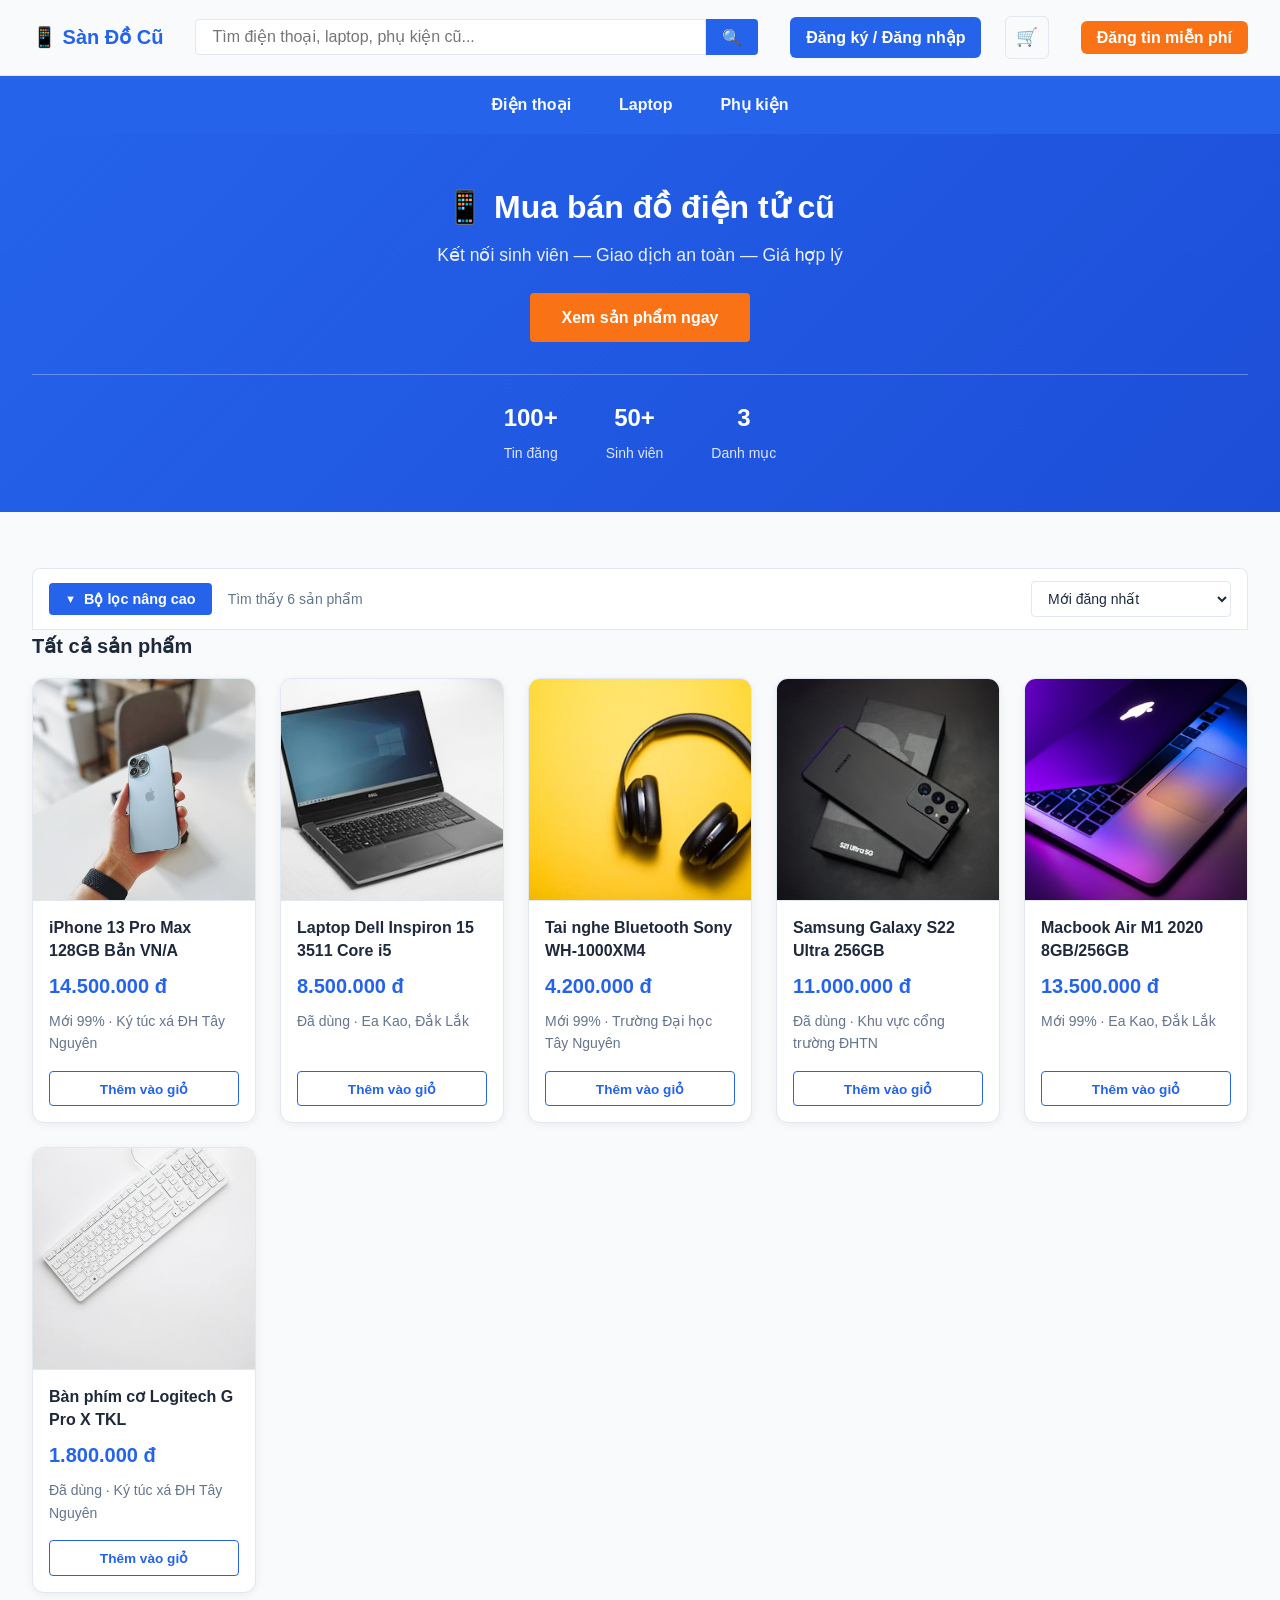
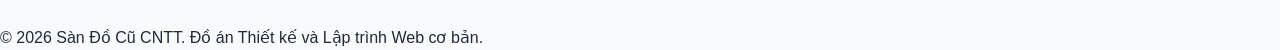
<file: index.html>
<!doctype html>
<html lang="vi">
  <head>
    <meta charset="UTF-8" />
    <meta name="viewport" content="width=device-width, initial-scale=1.0" />
    <meta
      name="description"
      content="Sàn giao dịch đồ điện tử cũ sinh viên - Mua bán điện thoại, laptop, phụ kiện cũ giá rẻ an toàn"
    />
    <title>Sàn Giao Dịch Đồ Điện Tử Cũ Sinh Viên - Trang Chủ</title>
    <link rel="stylesheet" href="css/base.css" />
    <link rel="stylesheet" href="css/index.css" />
  </head>
  <body>
    <!-- HEADER -->
    <header class="header">
      <div class="header__logo">
        <a href="index.html" class="header__logo-text">📱 Sàn Đồ Cũ</a>
      </div>

      <div class="header__search">
        <form class="header__search-form" role="search">
          <input
            type="search"
            class="header__search-input u-focus"
            placeholder="Tìm điện thoại, laptop, phụ kiện cũ..."
          />
          <button
            type="submit"
            class="header__search-btn u-hover"
            aria-label="Tìm kiếm nhanh"
          >
            🔍
          </button>
        </form>
      </div>

      <div class="header__actions">
        <a href="#" class="header__action-link u-hover">Đăng ký / Đăng nhập</a>
        <a
          href="#"
          class="header__cart-icon u-hover"
          aria-label="Xem giỏ hàng cá nhân"
          >🛒</a
        >
      </div>

      <div class="header__cta">
        <a href="pages/dang_tin.html" class="header__btn-post u-active"
          >Đăng tin miễn phí</a
        >
      </div>
    </header>

    <!-- NAVIGATION -->
    <nav class="navigation" aria-label="Danh mục thiết bị công nghệ">
      <ul class="navigation__list navigation__list--level-1">
        <li class="navigation__item navigation__item--has-dropdown">
          <a href="index.html" class="navigation__link">Điện thoại</a>
          <ul class="navigation__list navigation__list--level-2">
            <li class="navigation__item">
              <a href="index.html?cat=iphone" class="navigation__link"
                >iPhone</a
              >
            </li>
            <li class="navigation__item">
              <a href="index.html?cat=samsung" class="navigation__link"
                >Samsung</a
              >
            </li>
            <li class="navigation__item">
              <a href="index.html?cat=xiaomi" class="navigation__link"
                >Xiaomi</a
              >
            </li>
          </ul>
        </li>
        <li class="navigation__item navigation__item--has-dropdown">
          <a href="index.html" class="navigation__link">Laptop</a>
          <ul class="navigation__list navigation__list--level-2">
            <li class="navigation__item">
              <a href="index.html?cat=dell" class="navigation__link">Dell</a>
            </li>
            <li class="navigation__item">
              <a href="index.html?cat=macbook" class="navigation__link"
                >Macbook</a
              >
            </li>
            <li class="navigation__item">
              <a href="index.html?cat=asus" class="navigation__link">Asus</a>
            </li>
          </ul>
        </li>
        <li class="navigation__item navigation__item--has-dropdown">
          <a href="index.html" class="navigation__link">Phụ kiện</a>
          <ul class="navigation__list navigation__list--level-2">
            <li class="navigation__item">
              <a href="index.html?cat=tai-nghe" class="navigation__link"
                >Tai nghe</a
              >
            </li>
            <li class="navigation__item">
              <a href="index.html?cat=chuot-ban-phim" class="navigation__link"
                >Chuột & Bàn phím</a
              >
            </li>
          </ul>
        </li>
      </ul>
    </nav>

    <!-- HERO BANNER -->
    <section class="hero-banner">
      <h2>📱 Mua bán đồ điện tử cũ</h2>
      <p>Kết nối sinh viên — Giao dịch an toàn — Giá hợp lý</p>
      <a href="#productGrid" class="hero-banner__btn">Xem sản phẩm ngay</a>
      <div class="hero-banner__stats">
        <div class="hero-banner__stat">
          <strong>100+</strong>
          <span>Tin đăng</span>
        </div>
        <div class="hero-banner__stat">
          <strong>50+</strong>
          <span>Sinh viên</span>
        </div>
        <div class="hero-banner__stat">
          <strong>3</strong>
          <span>Danh mục</span>
        </div>
      </div>
    </section>

    <!-- MAIN LAYOUT -->
    <main class="main-layout">
      <!-- THANH BỘ LỌC -->
      <div class="filter-bar">
        <button class="filter-bar__toggle" id="filterToggle" type="button">
          <span class="filter-bar__toggle-icon">▼</span>
          Bộ lọc nâng cao
        </button>
        <span class="result-count" id="resultCount"></span>
        <select class="filter-bar__sort filter-panel__control" id="filterSort">
          <option value="newest">Mới đăng nhất</option>
          <option value="price-asc">Giá tăng dần</option>
          <option value="price-desc">Giá giảm dần</option>
        </select>
      </div>

      <!-- PANEL BỘ LỌC (trượt xuống khi bấm) -->
      <div class="filter-panel" id="filterPanel">
        <form id="filterForm" class="filter-panel__form">
          <div class="filter-panel__grid">
            <div class="filter-panel__group">
              <label class="filter-panel__label" for="searchKeyword"
                >Từ khóa</label
              >
              <input
                type="search"
                class="filter-panel__control"
                id="searchKeyword"
                placeholder="VD: iPhone, Dell, tai nghe..."
              />
            </div>
            <div class="filter-panel__group">
              <label class="filter-panel__label" for="filterCategory"
                >Danh mục</label
              >
              <select class="filter-panel__control" id="filterCategory">
                <option value="">Tất cả danh mục</option>
                <option value="iphone">iPhone</option>
                <option value="samsung">Samsung</option>
                <option value="xiaomi">Xiaomi</option>
                <option value="dell">Dell</option>
                <option value="macbook">Macbook</option>
                <option value="asus">Asus</option>
                <option value="tai-nghe">Tai nghe</option>
                <option value="chuot-ban-phim">Chuột &amp; Bàn phím</option>
              </select>
            </div>
            <div class="filter-panel__group">
              <label class="filter-panel__label">Khoảng giá (VNĐ)</label>
              <div class="filter-panel__price-range">
                <input
                  type="number"
                  class="filter-panel__control"
                  id="filterPriceMin"
                  placeholder="Từ"
                />
                <span>—</span>
                <input
                  type="number"
                  class="filter-panel__control"
                  id="filterPriceMax"
                  placeholder="Đến"
                />
              </div>
            </div>
            <div class="filter-panel__group">
              <label class="filter-panel__label" for="filterCondition"
                >Tình trạng</label
              >
              <select class="filter-panel__control" id="filterCondition">
                <option value="all">Tất cả</option>
                <option value="likenew">Mới 99% (Like New)</option>
                <option value="used">Đã qua sử dụng</option>
              </select>
            </div>
          </div>
          <div class="filter-panel__actions">
            <button
              type="submit"
              class="filter-panel__btn-apply btn u-hover u-active"
            >
              Áp dụng
            </button>
            <button
              type="reset"
              class="filter-panel__btn-reset btn u-hover"
              id="btnReset"
            >
              Xóa bộ lọc
            </button>
          </div>
        </form>
      </div>

      <!-- DANH SÁCH SẢN PHẨM -->
      <section class="product-showroom">
        <h2 class="product-showroom__title">Tất cả sản phẩm</h2>
        <div class="product-showroom__grid" id="productGrid"></div>
      </section>
    </main>

    <!-- FOOTER -->
    <footer class="main-footer">
      <div class="main-footer__copyright">
        <p>
          &copy; 2026 Sàn Đồ Cũ CNTT. Đồ án Thiết kế và Lập trình Web cơ bản.
        </p>
      </div>
    </footer>

    <script src="js/data.js"></script>
    <script src="js/main.js"></script>
  </body>
</html>
</file>
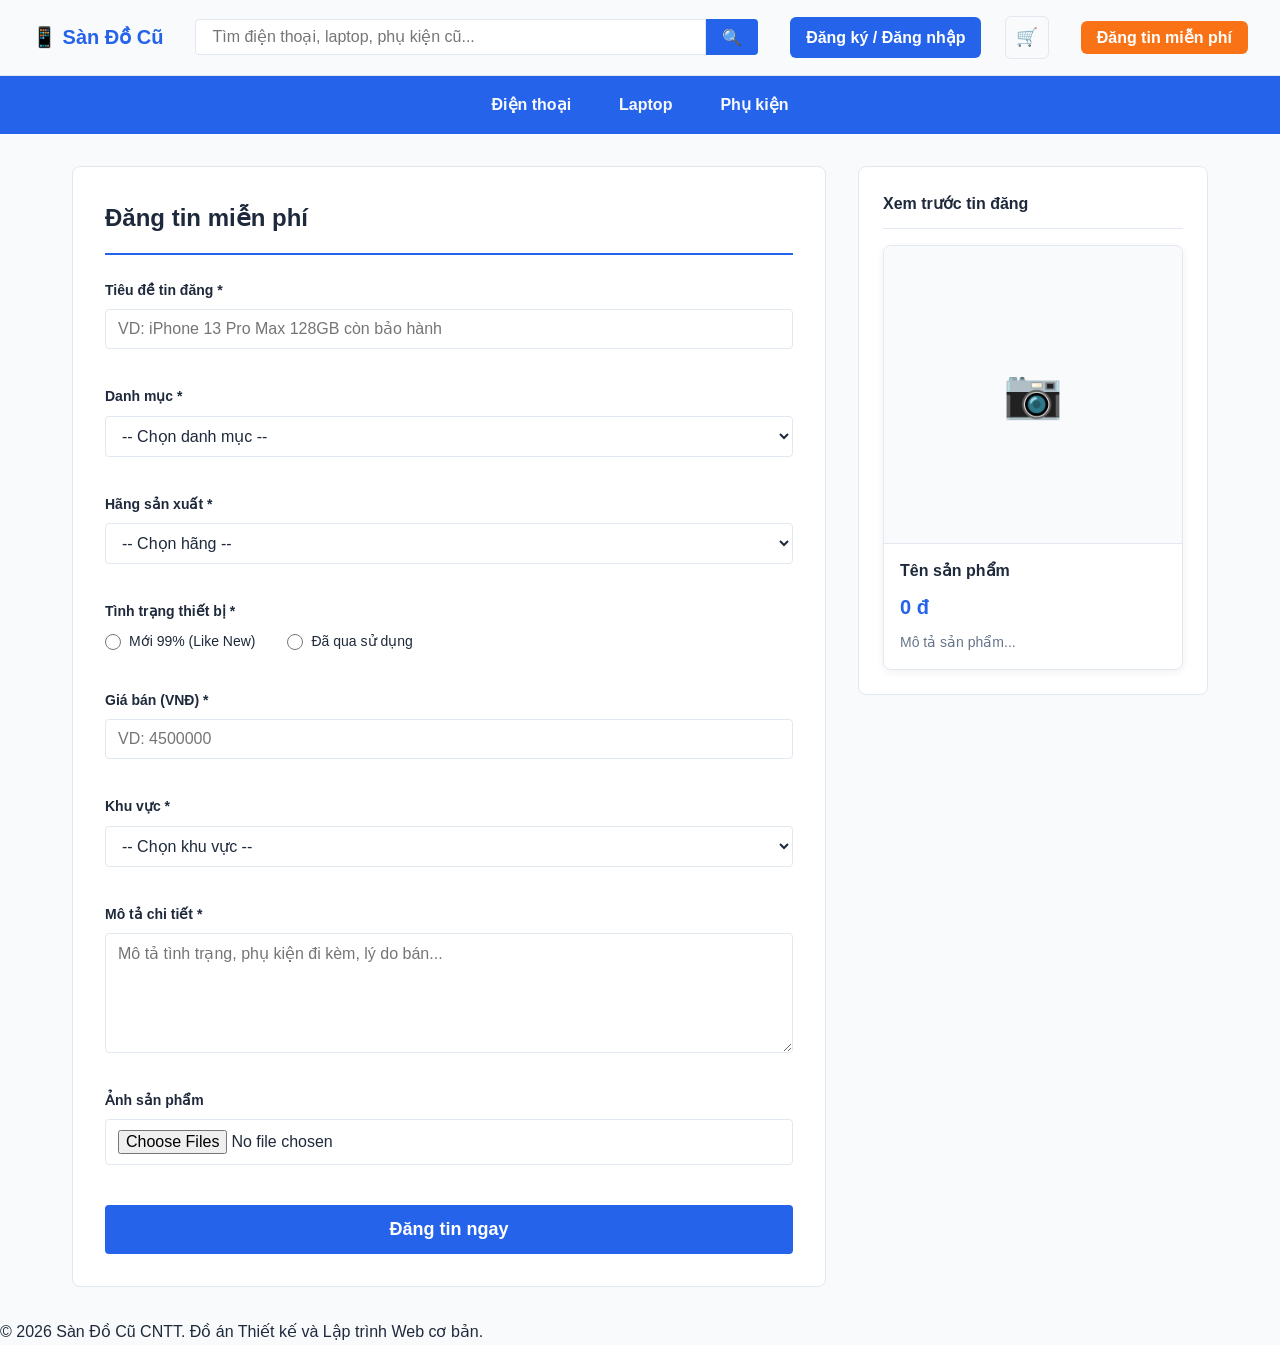
<file: pages/dang_tin.html>
<!doctype html>
<html lang="vi">
  <head>
    <meta charset="UTF-8" />
    <meta name="viewport" content="width=device-width, initial-scale=1.0" />
    <meta
      name="description"
      content="Đăng tin bán đồ điện tử cũ miễn phí - Sàn giao dịch sinh viên"
    />
    <title>Đăng Tin - Sàn Đồ Cũ Sinh Viên</title>
    <link rel="stylesheet" href="../css/base.css" />
    <link rel="stylesheet" href="../css/index.css" />
    <link rel="stylesheet" href="../css/dang_tin.css" />
  </head>
  <body>
    <!-- HEADER -->
    <header class="header">
      <div class="header__logo">
        <a href="../index.html" class="header__logo-text">📱 Sàn Đồ Cũ</a>
      </div>

      <div class="header__search">
        <form class="header__search-form" role="search">
          <input
            type="search"
            class="header__search-input u-focus"
            placeholder="Tìm điện thoại, laptop, phụ kiện cũ..."
          />
          <button
            type="submit"
            class="header__search-btn u-hover"
            aria-label="Tìm kiếm nhanh"
          >
            🔍
          </button>
        </form>
      </div>

      <div class="header__actions">
        <a href="#" class="header__action-link u-hover">Đăng ký / Đăng nhập</a>
        <a
          href="#"
          class="header__cart-icon u-hover"
          aria-label="Xem giỏ hàng cá nhân"
          >🛒</a
        >
      </div>

      <div class="header__cta">
        <a href="dang_tin.html" class="header__btn-post u-active"
          >Đăng tin miễn phí</a
        >
      </div>
    </header>

    <!-- NAVIGATION -->
    <nav class="navigation" aria-label="Danh mục thiết bị công nghệ">
      <ul class="navigation__list navigation__list--level-1">
        <li class="navigation__item navigation__item--has-dropdown">
          <a href="../index.html" class="navigation__link">Điện thoại</a>
          <ul class="navigation__list navigation__list--level-2">
            <li class="navigation__item">
              <a href="../index.html?cat=iphone" class="navigation__link"
                >iPhone</a
              >
            </li>
            <li class="navigation__item">
              <a href="../index.html?cat=samsung" class="navigation__link"
                >Samsung</a
              >
            </li>
            <li class="navigation__item">
              <a href="../index.html?cat=xiaomi" class="navigation__link"
                >Xiaomi</a
              >
            </li>
          </ul>
        </li>
        <li class="navigation__item navigation__item--has-dropdown">
          <a href="../index.html" class="navigation__link">Laptop</a>
          <ul class="navigation__list navigation__list--level-2">
            <li class="navigation__item">
              <a href="../index.html?cat=dell" class="navigation__link">Dell</a>
            </li>
            <li class="navigation__item">
              <a href="../index.html?cat=macbook" class="navigation__link"
                >Macbook</a
              >
            </li>
            <li class="navigation__item">
              <a href="../index.html?cat=asus" class="navigation__link">Asus</a>
            </li>
          </ul>
        </li>
        <li class="navigation__item navigation__item--has-dropdown">
          <a href="../index.html" class="navigation__link">Phụ kiện</a>
          <ul class="navigation__list navigation__list--level-2">
            <li class="navigation__item">
              <a href="../index.html?cat=tai-nghe" class="navigation__link"
                >Tai nghe</a
              >
            </li>
            <li class="navigation__item">
              <a
                href="../index.html?cat=chuot-ban-phim"
                class="navigation__link"
                >Chuột & Bàn phím</a
              >
            </li>
          </ul>
        </li>
      </ul>
    </nav>

    <main class="dang-tin-layout">
      <!-- CỘT TRÁI: Form đăng tin -->
      <section class="dang-tin-form">
        <h1 class="dang-tin-form__title">Đăng tin miễn phí</h1>

        <form id="dangTinForm" class="dang-tin-form__form">
          <div class="form-group">
            <label class="form-label" for="title">Tiêu đề tin đăng *</label>
            <input
              type="text"
              class="form-control u-focus"
              id="title"
              placeholder="VD: iPhone 13 Pro Max 128GB còn bảo hành"
            />
            <span class="form-error" id="title-error"></span>
          </div>

          <div class="form-group">
            <label class="form-label" for="category">Danh mục *</label>
            <select class="form-control u-focus" id="category">
              <option value="">-- Chọn danh mục --</option>
              <option value="iphone">iPhone</option>
              <option value="samsung">Samsung</option>
              <option value="xiaomi">Xiaomi</option>
              <option value="dell">Dell</option>
              <option value="macbook">Macbook</option>
              <option value="asus">Asus</option>
              <option value="tai-nghe">Tai nghe</option>
              <option value="chuot-ban-phim">Chuột & Bàn phím</option>
            </select>
            <span class="form-error" id="category-error"></span>
          </div>

          <div class="form-group">
            <label class="form-label" for="brand">Hãng sản xuất *</label>
            <select class="form-control u-focus" id="brand">
              <option value="">-- Chọn hãng --</option>
              <option value="apple">Apple</option>
              <option value="samsung">Samsung</option>
              <option value="dell">Dell</option>
              <option value="asus">Asus</option>
              <option value="sony">Sony</option>
              <option value="logitech">Logitech</option>
              <option value="other">Khác</option>
            </select>
            <span class="form-error" id="brand-error"></span>
          </div>

          <div class="form-group">
            <label class="form-label">Tình trạng thiết bị *</label>
            <div class="form-radio-group">
              <label class="form-radio-label">
                <input type="radio" name="condition" value="likenew" />
                Mới 99% (Like New)
              </label>
              <label class="form-radio-label">
                <input type="radio" name="condition" value="used" />
                Đã qua sử dụng
              </label>
            </div>
            <span class="form-error" id="condition-error"></span>
          </div>

          <div class="form-group">
            <label class="form-label" for="price">Giá bán (VNĐ) *</label>
            <input
              type="number"
              class="form-control u-focus"
              id="price"
              placeholder="VD: 4500000"
            />
            <span class="form-error" id="price-error"></span>
          </div>

          <div class="form-group">
            <label class="form-label" for="location">Khu vực *</label>
            <select class="form-control u-focus" id="location">
              <option value="">-- Chọn khu vực --</option>
              <option value="ktx">Ký túc xá</option>
              <option value="gan-truong">Gần trường</option>
              <option value="other">Khác</option>
            </select>
            <span class="form-error" id="location-error"></span>
          </div>

          <div class="form-group">
            <label class="form-label" for="description">Mô tả chi tiết *</label>
            <textarea
              class="form-control u-focus"
              id="description"
              rows="5"
              placeholder="Mô tả tình trạng, phụ kiện đi kèm, lý do bán..."
            ></textarea>
            <span class="form-error" id="description-error"></span>
          </div>

          <div class="form-group">
            <label class="form-label" for="image">Ảnh sản phẩm</label>
            <input
              type="file"
              class="form-control"
              id="image"
              accept="image/*"
              multiple
            />
          </div>

          <button type="submit" class="btn-submit u-hover u-active">
            Đăng tin ngay
          </button>
        </form>
      </section>

      <!-- CỘT PHẢI: Preview sản phẩm -->
      <aside class="dang-tin-preview">
        <h2 class="dang-tin-preview__title">Xem trước tin đăng</h2>
        <div class="preview-card product-card">
          <div class="preview-card__img-placeholder">📷</div>
          <div class="product-card__content">
            <h3 class="product-card__title" id="preview-title">Tên sản phẩm</h3>
            <p class="product-price" id="preview-price">0 đ</p>
            <p class="product-meta" id="preview-desc">Mô tả sản phẩm...</p>
          </div>
        </div>
      </aside>
    </main>

    <!-- FOOTER -->
    <footer class="main-footer">
      <div class="main-footer__copyright">
        <p>
          &copy; 2026 Sàn Đồ Cũ CNTT. Đồ án Thiết kế và Lập trình Web cơ bản.
        </p>
      </div>
    </footer>

    <script src="../js/main.js"></script>
    <script src="../js/dang_tin.js"></script>
  </body>
</html>
</file>
<file: css/base.css>
/* =================================================
   KHỐI 1: CSS VARIABLES
   ================================================= */
:root {
  --color-primary: #2563eb;
  --color-secondary: #f97316;
  --color-background: #f8fafc;
  --color-border: #e2e8f0;
  --color-text-main: #1e293b;
  --color-text-sub: #64748b;
  --color-error: #dc2626;
  --color-success: #16a34a;
  --color-footer: #0f172a;

  --transition-speed: 0.3s;
  --focus-ring: 0 0 0 3px rgba(37, 99, 235, 0.2);
  --shadow-hover: 0 8px 16px rgba(0, 0, 0, 0.1);
}

/* =================================================
   KHỐI 2: CSS RESET
   ================================================= */
*,
*::before,
*::after {
  margin: 0;
  padding: 0;
  box-sizing: border-box;
}

img {
  display: block;
  max-width: 100%;
}

ul,
ol {
  list-style: none;
}

/* =================================================
   KHỐI 3: BASE TYPOGRAPHY
   ================================================= */
body {
  font-family: Arial, sans-serif;
  background-color: var(--color-background);
  color: var(--color-text-main);
  line-height: 1.6;
  -webkit-font-smoothing: antialiased;
}

a {
  color: var(--color-primary);
  text-decoration: none;
}

a:hover {
  text-decoration: underline;
}

/* =================================================
   KHỐI 4: INTERACTION STATES (Utility Classes)
   ================================================= */
.u-hover {
  transition: filter var(--transition-speed) ease;
  cursor: pointer;
}
.u-hover:hover {
  filter: brightness(0.9);
}

.u-hover-card {
  transition: all var(--transition-speed) ease;
}
.u-hover-card:hover {
  transform: translateY(-4px);
  box-shadow: var(--shadow-hover);
}

.u-active:active {
  transform: scale(0.96);
  transition: transform 0.1s ease;
}

.u-focus {
  outline: none;
  border: 1px solid var(--color-border);
  transition: all var(--transition-speed) ease;
}
.u-focus:focus {
  border-color: var(--color-primary);
  box-shadow: var(--focus-ring);
}
</file>
<file: css/index.css>
/* KHỐI 1: HEADER */
.header {
  display: flex;
  align-items: center;
  justify-content: space-between;
  gap: 2rem;
  padding: 1rem 2rem;
  background-color: var(--color-background);
  border-bottom: 1px solid var(--color-border);
}

/* Gộp 2 element cùng chỉ có flex-shrink: 0 */
.header__logo,
.header__cta {
  flex-shrink: 0;
}

.header__logo-text {
  font-size: 1.25rem;
  font-weight: bold;
  color: var(--color-primary);
  text-decoration: none;
  white-space: nowrap;
}

.header__search {
  flex-grow: 1;
  max-width: 600px;
}

.header__search-form {
  display: flex;
  width: 100%;
}

.header__search-input {
  flex-grow: 1;
  padding: 0.5rem 1rem;
  border: 1px solid var(--color-border);
  border-radius: 4px 0 0 4px;
  font-size: 1rem;
  outline: none;
}

.header__search-btn {
  padding: 0.5rem 1rem;
  background-color: var(--color-primary);
  color: white;
  border: none;
  border-radius: 0 4px 4px 0;
  font-size: 1rem;
  cursor: pointer;
}

.header__actions {
  display: flex;
  align-items: center;
  gap: 1.5rem;
  flex-shrink: 0;
}

.header__action-link,
.header__btn-post {
  padding: 0.5rem 1rem;
  border-radius: 6px;
  font-weight: bold;
  color: white !important;
  text-decoration: none;
  transition: filter var(--transition-speed) ease;
}

.header__action-link {
  background-color: var(--color-primary);
}

.header__action-link:hover {
  text-decoration: none;
}

/* position: relative gộp vào đây (trước bị khai báo lần 2 ở KHỐI 9) */
.header__cart-icon {
  position: relative;
  background-color: var(--color-background);
  border: 1px solid var(--color-border);
  padding: 0.4rem 0.6rem;
  border-radius: 6px;
  font-size: 1.1rem;
  transition: all var(--transition-speed) ease;
}

.header__cart-icon:hover {
  border-color: var(--color-primary);
  background-color: white;
}

.header__btn-post {
  background-color: var(--color-secondary);
}

.header__btn-post:hover {
  filter: brightness(0.9);
  text-decoration: none;
}

/* KHỐI 2: NAVIGATION (Menu 2 cấp) */
.navigation {
  background-color: var(--color-primary);
  overflow: visible;
  position: relative;
}

.navigation__list--level-1 {
  display: flex;
  justify-content: center;
}

.navigation__item {
  position: relative;
}

.navigation__link {
  display: block;
  padding: 1rem 1.5rem;
  color: var(--color-background);
  font-size: 1rem;
  font-weight: bold;
}

.navigation__item:hover > .navigation__link {
  background-color: rgba(255, 255, 255, 0.15);
}

.navigation__list--level-2 {
  position: absolute;
  top: 100%;
  left: 0;
  min-width: 220px;
  background-color: white;
  border: 1px solid var(--color-border);
  box-shadow: 0 8px 24px rgba(0,0,0,0.12);
  z-index: 999;
  opacity: 0;
  visibility: hidden;
  pointer-events: none;
  transition: opacity 0.2s ease, visibility 0.2s ease;
}

.navigation__list--level-2 .navigation__link {
  padding: 0.75rem 1.5rem;
  display: block;
  width: 100%;
  color: var(--color-text-main);
  font-weight: normal;
  border-bottom: 1px solid var(--color-border);
}

.navigation__list--level-2 .navigation__item:last-child .navigation__link {
  border-bottom: none;
}

.navigation__list--level-2 .navigation__link:hover {
  background-color: #eef2ff;
  color: var(--color-primary);
}

.navigation__item:last-child .navigation__list--level-2 {
  left: auto;
  right: 0;
}

.navigation__item--has-dropdown:hover .navigation__list--level-2 {
  opacity: 1;
  visibility: visible;
  pointer-events: auto;
}

/* KHỐI 3: HERO BANNER */
.hero-banner {
  background: linear-gradient(135deg, var(--color-primary), #1d4ed8);
  color: white;
  text-align: center;
  padding: 3rem 2rem;
}

.hero-banner h2 {
  font-size: 2rem;
  margin-bottom: 0.5rem;
}

.hero-banner p {
  font-size: 1.1rem;
  margin-bottom: 1.5rem;
  opacity: 0.9;
}

.hero-banner__btn {
  display: inline-block;
  padding: 0.75rem 2rem;
  background-color: var(--color-secondary);
  color: white;
  border-radius: 4px;
  font-weight: bold;
  text-decoration: none;
}

.hero-banner__btn:hover {
  filter: brightness(0.9);
  text-decoration: none;
}

.hero-banner__stats {
  display: flex;
  justify-content: center;
  gap: 3rem;
  margin-top: 2rem;
  padding-top: 1.5rem;
  border-top: 1px solid rgba(255, 255, 255, 0.3);
}

.hero-banner__stat {
  display: flex;
  flex-direction: column;
  align-items: center;
  gap: 0.25rem;
}

.hero-banner__stat strong {
  font-size: 1.5rem;
  font-weight: bold;
}

.hero-banner__stat span {
  font-size: 0.875rem;
  opacity: 0.85;
}

/* KHỐI 4: MAIN LAYOUT & PRODUCT SHOWROOM */
.main-layout {
  padding: 2rem;
  max-width: 1440px;
  margin: 0 auto;
}

.product-showroom__title {
  font-size: 1.25rem;
  margin-bottom: 1rem;
  color: var(--color-text-main);
}

.product-showroom__grid {
  display: grid;
  grid-template-columns: repeat(auto-fill, minmax(220px, 1fr));
  gap: 1.5rem;
}

.product-showroom__empty {
  grid-column: 1 / -1;
  text-align: center;
  padding: 3rem 1rem;
  color: var(--color-text-sub);
}

.product-showroom__empty-title {
  font-size: 1.1rem;
  margin-bottom: 0.5rem;
}

/* KHỐI 5: PRODUCT CARD */
.product-card {
  display: flex;
  flex-direction: column;
  background-color: white;
  border: 1px solid var(--color-border);
  border-radius: 12px;
  overflow: hidden;
  transition: all var(--transition-speed) ease;
  box-shadow: 0 2px 8px rgba(0, 0, 0, 0.06);
}

.product-card:hover {
  transform: translateY(-4px);
  box-shadow: var(--shadow-hover);
  border-color: var(--color-primary);
}

.product-card__img {
  width: 100%;
  aspect-ratio: 1 / 1;
  object-fit: cover;
  border-bottom: 1px solid var(--color-border);
}

.product-card__content {
  padding: 1rem;
  display: flex;
  flex-direction: column;
  gap: 0.5rem;
}

.product-card__title {
  font-size: 1rem;
  color: var(--color-text-main);
  line-height: 1.4;
  margin: 0;
  display: -webkit-box;
  -webkit-line-clamp: 2;
  -webkit-box-orient: vertical;
  overflow: hidden;
}

.product-card__title a {
  color: inherit;
  text-decoration: none;
}

.product-price,
.product-meta {
  margin: 0;
}

.product-price {
  font-size: 1.25rem;
  font-weight: bold;
  color: var(--color-primary);
}

.product-meta {
  font-size: 0.875rem;
  color: var(--color-text-sub);
}

.product-card__footer {
  padding: 0 1rem 1rem;
  margin-top: auto;
}

.btn-add-cart {
  width: 100%;
  padding: 0.55rem 0;
  background-color: white;
  color: var(--color-primary);
  border: 1.5px solid var(--color-primary);
  border-radius: 4px;
  font-size: 0.85rem;
  font-weight: bold;
  cursor: pointer;
  transition: all var(--transition-speed) ease;
}

.btn-add-cart:hover {
  background-color: var(--color-primary);
  color: white;
}

.btn-add-cart.added {
  background-color: #16a34a;
  border-color: #16a34a;
  color: white;
}

.cart-badge {
  position: absolute;
  top: -6px;
  right: -6px;
  background-color: var(--color-secondary);
  color: white;
  font-size: 0.65rem;
  font-weight: bold;
  min-width: 18px;
  height: 18px;
  border-radius: 999px;
  display: flex;
  align-items: center;
  justify-content: center;
  padding: 0 4px;
  line-height: 1;
}

/* KHỐI 6: BUTTONS */
.btn {
  padding: 0.6rem 1.25rem;
  border-radius: 4px;
  font-size: 0.9rem;
  font-weight: bold;
  cursor: pointer;
  border: none;
}

/* Gộp chung property giống nhau của 2 nút primary */
.filter-bar__toggle,
.filter-panel__btn-apply {
  background-color: var(--color-primary);
  color: white;
  border: none;
  border-radius: 4px;
  font-size: 0.9rem;
  font-weight: bold;
  cursor: pointer;
}

.filter-bar__toggle {
  display: flex;
  align-items: center;
  gap: 0.5rem;
  padding: 0.5rem 1rem;
  white-space: nowrap;
  transition: filter var(--transition-speed) ease;
}

.filter-bar__toggle:hover {
  filter: brightness(0.9);
}

.filter-bar__toggle-icon {
  display: inline-block;
  font-size: 0.7rem;
  transition: transform 0.3s ease;
}

.filter-bar__toggle.is-open .filter-bar__toggle-icon {
  transform: rotate(180deg);
}

.filter-panel__btn-apply {
  padding: 0.6rem 1.5rem;
}

/* .filter-panel__btn-apply:hover đã có .u-hover trong HTML — không cần định nghĩa thêm */

.filter-panel__btn-reset {
  padding: 0.6rem 1.25rem;
  background-color: white;
  color: var(--color-primary);
  border: 1px solid var(--color-primary);
  border-radius: 4px;
  font-size: 0.9rem;
  cursor: pointer;
  transition: all var(--transition-speed) ease;
}

.filter-panel__btn-reset:hover {
  background-color: var(--color-primary);
  color: white;
}

/* KHỐI 7: FILTER BAR & PANEL */
.filter-bar {
  display: flex;
  align-items: center;
  gap: 1rem;
  padding: 0.75rem 1rem;
  background-color: white;
  border: 1px solid var(--color-border);
  border-radius: 8px 8px 0 0;
  border-bottom: none;
  margin-top: 1.5rem;
}

.filter-bar__sort {
  width: auto;
  min-width: 160px;
  max-width: 200px;
  flex-shrink: 0;
  margin-left: auto;
  padding: 0.5rem 0.75rem;
  border: 1px solid var(--color-border);
  border-radius: 4px;
  font-size: 0.875rem;
  background-color: white;
  color: var(--color-text-main);
  cursor: pointer;
}

.result-count {
  flex: 1;
  font-size: 0.875rem;
  color: var(--color-text-sub);
  white-space: nowrap;
  overflow: hidden;
  text-overflow: ellipsis;
}

.filter-panel {
  background-color: white;
  border: 1px solid var(--color-border);
  border-top: none;
  border-radius: 0 0 8px 8px;
  overflow: hidden;
  max-height: 0;
  transition: max-height 0.35s ease;
}

.filter-panel.is-open {
  max-height: 400px;
}

.filter-panel__form {
  padding: 1.25rem 1.5rem;
  display: flex;
  flex-direction: column;
  gap: 1rem;
}

.filter-panel__grid {
  display: grid;
  grid-template-columns: repeat(4, 1fr);
  gap: 1rem;
}

.filter-panel__group {
  display: flex;
  flex-direction: column;
  gap: 0.35rem;
}

.filter-panel__label {
  font-size: 0.8rem;
  font-weight: bold;
  color: var(--color-text-sub);
}

.filter-panel__control {
  padding: 0.5rem 0.75rem;
  border: 1px solid var(--color-border);
  border-radius: 4px;
  font-size: 0.875rem;
  width: 100%;
  background-color: white;
  color: var(--color-text-main);
}

.filter-panel__control:focus {
  outline: none;
  border-color: var(--color-primary);
  box-shadow: var(--focus-ring);
}

.filter-panel__price-range {
  display: flex;
  align-items: center;
  gap: 0.5rem;
}

.filter-panel__price-range .filter-panel__control {
  flex: 1;
}

.filter-panel__price-range span {
  color: var(--color-text-sub);
  flex-shrink: 0;
}

.filter-panel__actions {
  display: flex;
  gap: 0.75rem;
  padding-top: 0.5rem;
  border-top: 1px solid var(--color-border);
}

/* RESPONSIVE */
@media (max-width: 1024px) {
  .filter-panel__grid {
    grid-template-columns: repeat(2, 1fr);
  }
}

@media (max-width: 768px) {
  .header {
    flex-wrap: wrap;
    gap: 0.75rem;
    padding: 0.75rem 1rem;
  }

  .header__search {
    order: 3;
    width: 100%;
    max-width: 100%;
  }

  .header__actions {
    gap: 1rem;
  }

  .navigation__list--level-1 {
    overflow-x: auto;
    justify-content: flex-start;
    padding: 0 1rem;
  }

  .main-layout {
    padding: 1rem;
  }

  .product-showroom__grid {
    grid-template-columns: repeat(2, 1fr);
    gap: 1rem;
  }

  .hero-banner__stats {
    gap: 1.5rem;
  }

  .hero-banner__stat strong {
    font-size: 1.25rem;
  }

  .filter-bar {
    flex-wrap: wrap;
  }

  .filter-bar__sort {
    width: 100%;
    order: 3;
  }

  .filter-panel__grid {
    grid-template-columns: 1fr 1fr;
  }
}

@media (max-width: 480px) {
  .header__logo-text {
    font-size: 1rem;
  }

  .hero-banner h2 {
    font-size: 1.5rem;
  }

  .product-showroom__grid {
    grid-template-columns: repeat(2, 1fr);
    gap: 0.75rem;
  }

  .product-card__content {
    padding: 0.75rem;
  }

  .product-card__title {
    font-size: 0.85rem;
  }

  .product-price {
    font-size: 1rem;
  }

  .filter-panel__grid {
    grid-template-columns: 1fr;
  }
}
</file>
<file: css/dang_tin.css>
/* ==========================================================================
   LAYOUT TỔNG THỂ TRANG ĐĂNG TIN
   ========================================================================== */
.dang-tin-layout {
  display: grid;
  grid-template-columns: 1fr 350px;
  gap: 2rem;
  padding: 2rem;
  max-width: 1200px;
  margin: 0 auto;
  align-items: start;
}

/* ==========================================================================
   FORM ĐĂNG TIN (Cột trái)
   ========================================================================== */
.dang-tin-form {
  background-color: white;
  border: 1px solid var(--color-border);
  border-radius: 8px;
  padding: 2rem;
}

.dang-tin-form__title {
  font-size: 1.5rem;
  font-weight: bold;
  color: var(--color-text-main);
  margin-bottom: 1.5rem;
  padding-bottom: 1rem;
  border-bottom: 2px solid var(--color-primary);
}

/* ==========================================================================
   FORM GROUPS
   ========================================================================== */
.form-group {
  display: flex;
  flex-direction: column;
  gap: 0.5rem;
  margin-bottom: 1.5rem;
}

.form-label {
  font-size: 0.875rem;
  font-weight: bold;
  color: var(--color-text-main);
}

.form-control {
  padding: 0.625rem 0.75rem;
  border: 1px solid var(--color-border);
  border-radius: 4px;
  font-size: 1rem;
  width: 100%;
  color: var(--color-text-main);
  background-color: white;
  transition: border-color var(--transition-speed) ease;
}

.form-control:focus {
  outline: none;
  border-color: var(--color-primary);
  box-shadow: var(--focus-ring);
}

textarea.form-control {
  resize: vertical;
  min-height: 120px;
  font-family: inherit;
}

/* Radio group nằm ngang */
.form-radio-group {
  display: flex;
  gap: 2rem;
}

.form-radio-label {
  display: flex;
  align-items: center;
  gap: 0.5rem;
  cursor: pointer;
  font-size: 0.875rem;
  color: var(--color-text-main);
}

.form-radio-label input[type="radio"] {
  accent-color: var(--color-primary);
  width: 1rem;
  height: 1rem;
}

.form-control--error {
  border-color: var(--color-error);
  box-shadow: 0 0 0 3px rgba(220, 38, 38, 0.15);
}

.form-error {
  font-size: 0.8rem;
  color: var(--color-error);
  margin-top: 0.25rem;
  display: block;
}

/* Nút submit */
.btn-submit {
  width: 100%;
  padding: 0.875rem;
  background-color: var(--color-primary);
  color: white;
  border: none;
  border-radius: 4px;
  font-size: 1.125rem;
  font-weight: bold;
  cursor: pointer;
  margin-top: 1rem;
}

.btn-submit:hover {
  filter: brightness(0.9);
}

/* ==========================================================================
   PREVIEW CARD (Cột phải)
   ========================================================================== */
.dang-tin-preview {
  position: sticky;
  top: 1rem;
  background-color: white;
  border: 1px solid var(--color-border);
  border-radius: 8px;
  padding: 1.5rem;
}

.dang-tin-preview__title {
  font-size: 1rem;
  font-weight: bold;
  color: var(--color-text-main);
  margin-bottom: 1rem;
  padding-bottom: 0.75rem;
  border-bottom: 1px solid var(--color-border);
}

.preview-card {
  border: 1px solid var(--color-border);
  border-radius: 8px;
  overflow: hidden;
}

.preview-card__img-placeholder {
  width: 100%;
  aspect-ratio: 1 / 1;
  display: flex;
  align-items: center;
  justify-content: center;
  background-color: var(--color-background);
  font-size: 3rem;
  color: var(--color-text-sub);
  border-bottom: 1px solid var(--color-border);
}


/* ==========================================================================
   RESPONSIVE
   ========================================================================== */
@media (max-width: 768px) {
  .dang-tin-layout {
    grid-template-columns: 1fr;
    padding: 1rem;
  }

  .dang-tin-preview {
    position: static;
    order: -1; /* Preview lên trên form trên mobile */
  }

  .form-radio-group {
    flex-direction: column;
    gap: 0.75rem;
  }
}

@media (max-width: 480px) {
  .dang-tin-form {
    padding: 1rem;
  }

  .dang-tin-form__title {
    font-size: 1.25rem;
  }
}
</file>
